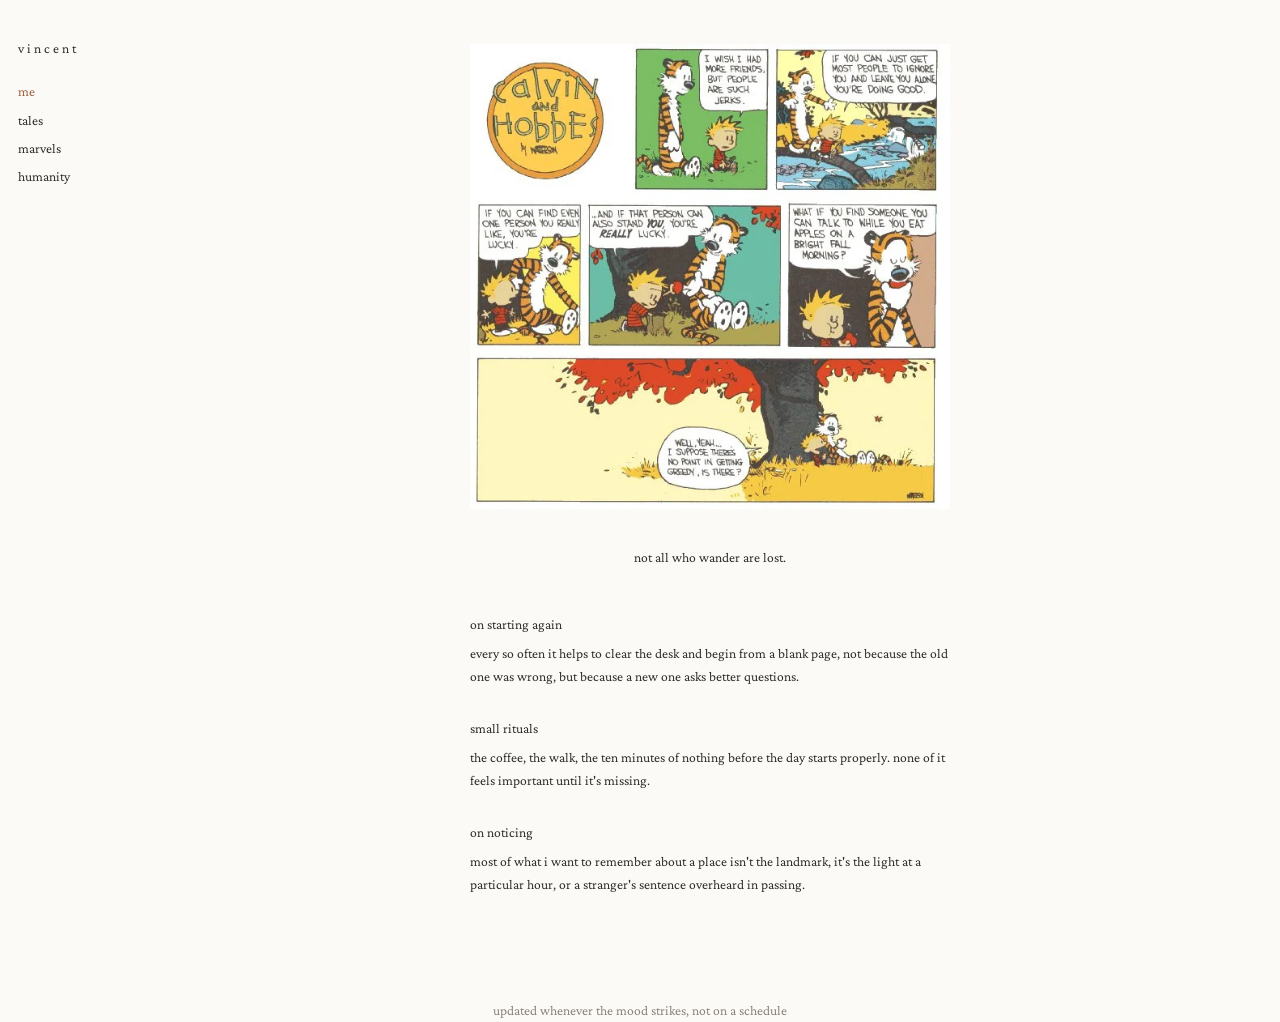
<file: index.html>
<!DOCTYPE html>
<html lang="en">
<head>
<meta charset="UTF-8">
<meta name="viewport" content="width=device-width, initial-scale=1">
<title>v i n c e n t</title>
<link rel="stylesheet" href="style.css">
</head>
<body>
<div class="wrapper">

  <aside class="sidebar">
    <div class="name">v i n c e n t</div>
    <nav>
      <a href="index.html" class="active">me</a>
      <a href="tales.html">tales</a>
      <a href="marvels.html">marvels</a>
      <a href="humanity.html">humanity</a>
    </nav>
  </aside>

  <main class="main">
    <div class="content">

<div class="cover">
  <img src="jerks.jpg" alt="">
</div>

      <p class="quote" id="quote"></p>

      <div class="thoughts">
        <div class="thought">
          <h2>on starting again</h2>
          <p>every so often it helps to clear the desk and begin from a blank page, not because the old one was wrong, but because a new one asks better questions.</p>
        </div>
        <div class="thought">
          <h2>small rituals</h2>
          <p>the coffee, the walk, the ten minutes of nothing before the day starts properly. none of it feels important until it's missing.</p>
        </div>
        <div class="thought">
          <h2>on noticing</h2>
          <p>most of what i want to remember about a place isn't the landmark, it's the light at a particular hour, or a stranger's sentence overheard in passing.</p>
        </div>
      </div>

    </div>
  </main>

</div>

<footer>updated whenever the mood strikes, not on a schedule</footer>

<script>
  const quotes = [
    "the days are long but the years are short.",
    "not all who wander are lost.",
    "you cannot stay in your corner of the forest waiting for others to come to you.",
    "what we think, we become.",
    "in the middle of difficulty lies opportunity.",
    "the unexamined life is not worth living."
  ];
  document.getElementById('quote').textContent =
    quotes[Math.floor(Math.random() * quotes.length)];
</script>
</body>
</html>
</file>
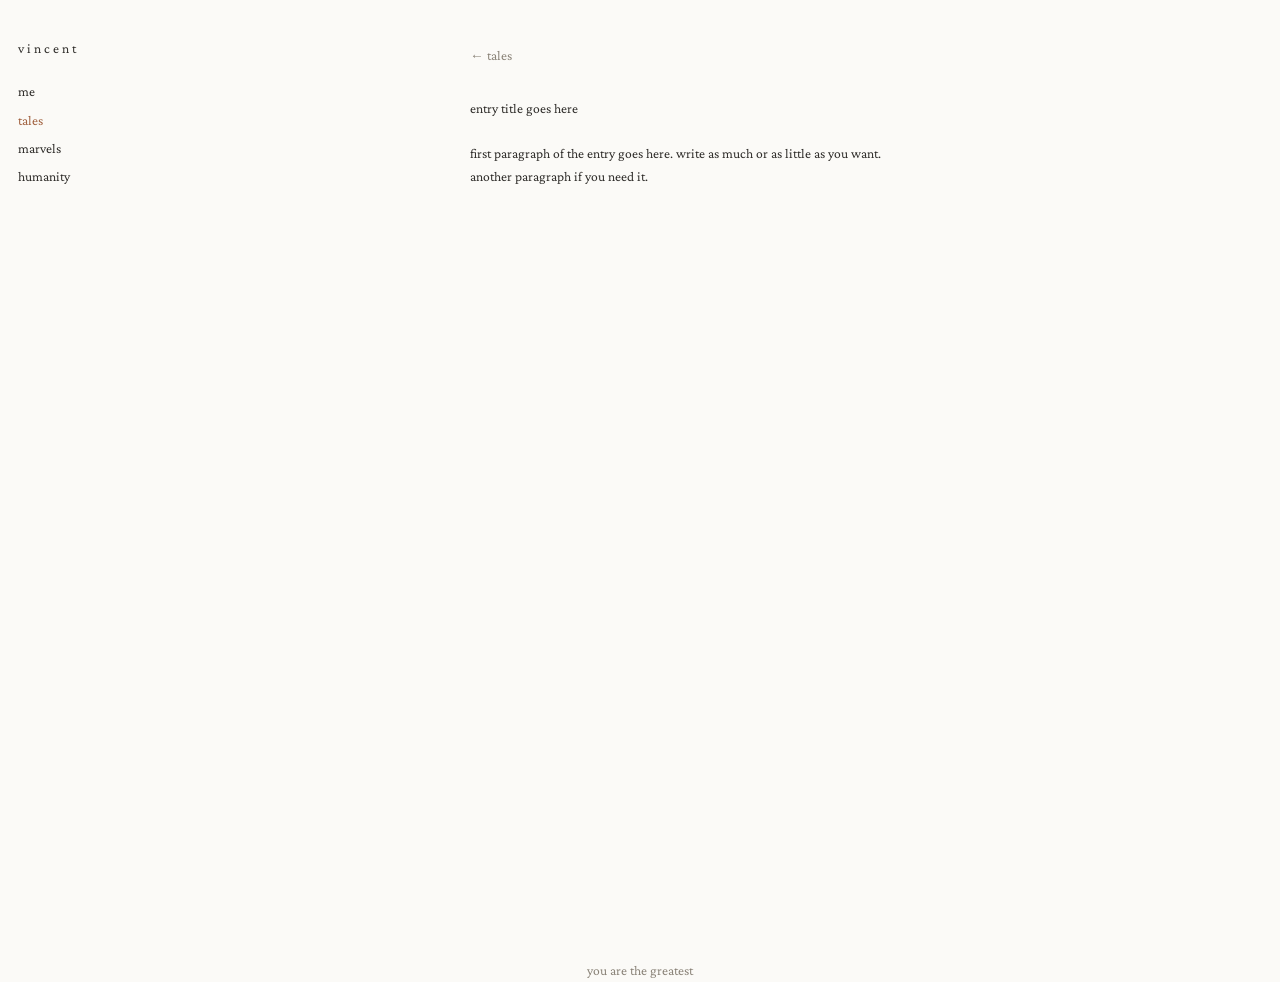
<file: _template.html>
<!DOCTYPE html>
<html lang="en">
<head>
<meta charset="UTF-8">
<meta name="viewport" content="width=device-width, initial-scale=1">
<title>entry title</title>
<link rel="stylesheet" href="../style.css">
</head>
<body>
<div class="wrapper">

  <aside class="sidebar">
    <div class="name">v i n c e n t</div>
    <nav>
      <a href="../index.html">me</a>
      <a href="../tales.html" class="active">tales</a>
      <a href="../marvels.html">marvels</a>
      <a href="../humanity.html">humanity</a>
    </nav>
  </aside>

  <main class="main">
    <div class="content">
      <a href="../tales.html" class="back-link">← tales</a>
      <h1 class="page-title">entry title goes here</h1>
      <p>first paragraph of the entry goes here. write as much or as little as you want.</p>
      <p>another paragraph if you need it.</p>
    </div>
  </main>

</div>

<footer>you are the greatest</footer>
</body>
</html>
</file>
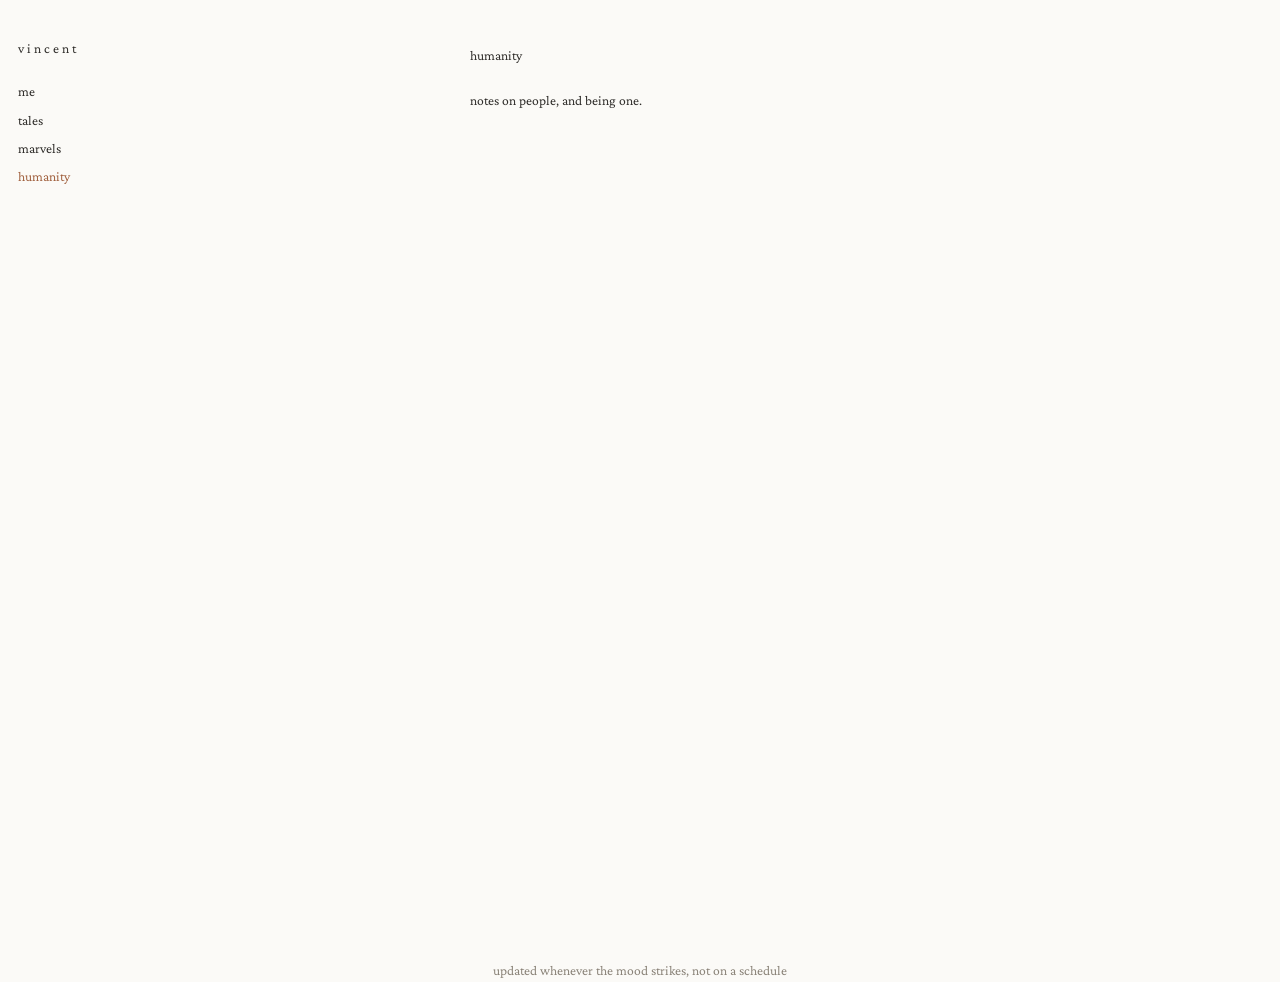
<file: humanity.html>
<!DOCTYPE html>
<html lang="en">
<head>
<meta charset="UTF-8">
<meta name="viewport" content="width=device-width, initial-scale=1">
<title>humanity</title>
<link rel="stylesheet" href="style.css">
</head>
<body>
<div class="wrapper">

  <aside class="sidebar">
    <div class="name">v i n c e n t</div>
    <nav>
      <a href="index.html">me</a>
      <a href="tales.html">tales</a>
      <a href="marvels.html">marvels</a>
      <a href="humanity.html" class="active">humanity</a>
    </nav>
  </aside>

  <main class="main">
    <div class="content">
      <h1 class="page-title">humanity</h1>
      <p>notes on people, and being one.</p>
    </div>
  </main>

</div>

<footer>updated whenever the mood strikes, not on a schedule</footer>
</body>
</html>
</file>
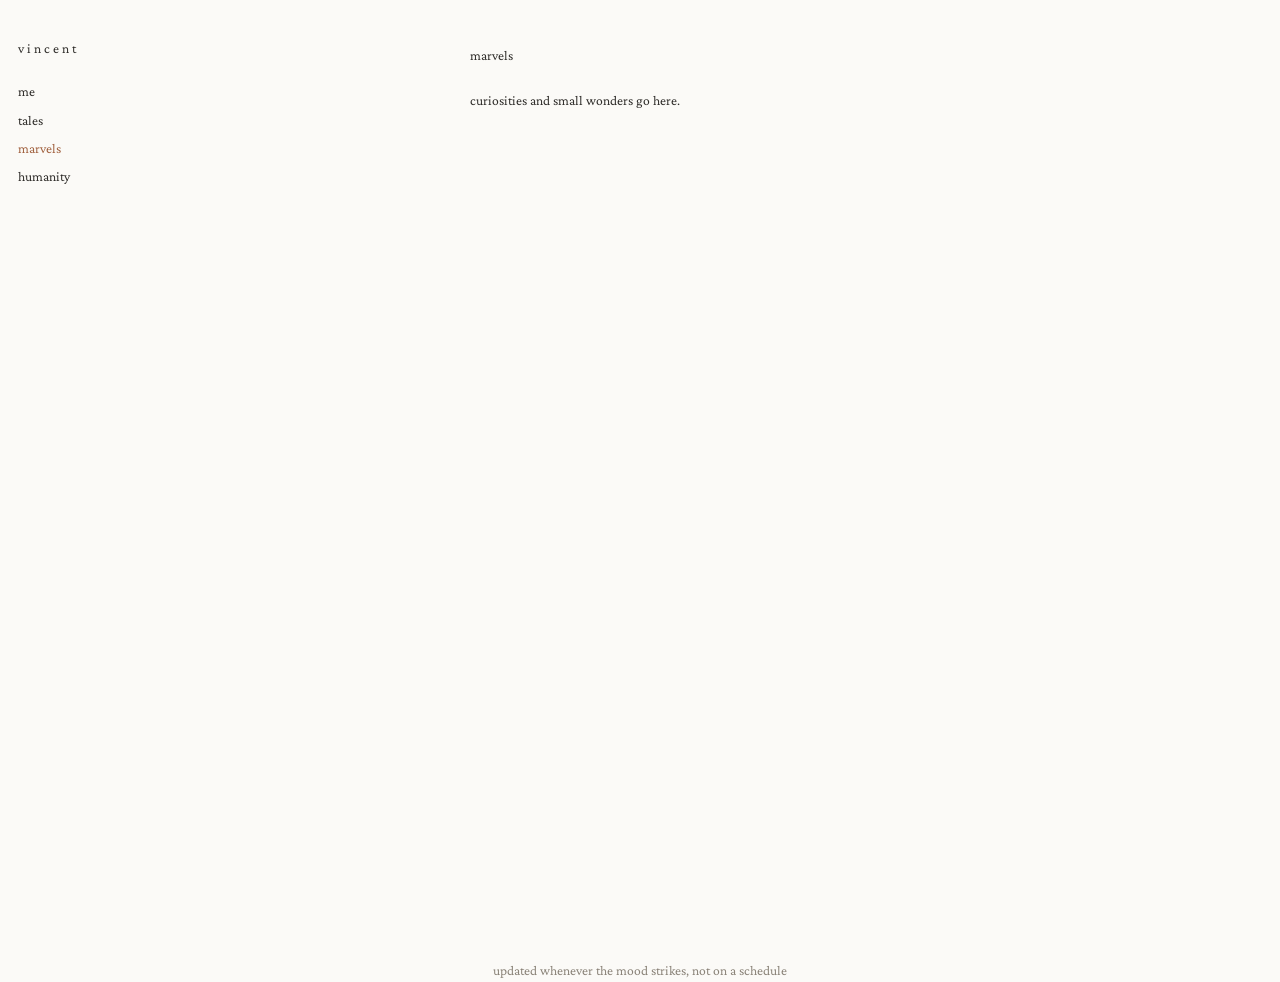
<file: marvels.html>
<!DOCTYPE html>
<html lang="en">
<head>
<meta charset="UTF-8">
<meta name="viewport" content="width=device-width, initial-scale=1">
<title>marvels!</title>
<link rel="stylesheet" href="style.css">
</head>
<body>
<div class="wrapper">

  <aside class="sidebar">
    <div class="name">v i n c e n t</div>
    <nav>
      <a href="index.html">me</a>
      <a href="tales.html">tales</a>
      <a href="marvels.html" class="active">marvels</a>
      <a href="humanity.html">humanity</a>
    </nav>
  </aside>

  <main class="main">
    <div class="content">
      <h1 class="page-title">marvels</h1>
      <p>curiosities and small wonders go here.</p>
    </div>
  </main>

</div>

<footer>updated whenever the mood strikes, not on a schedule</footer>
</body>
</html>
</file>
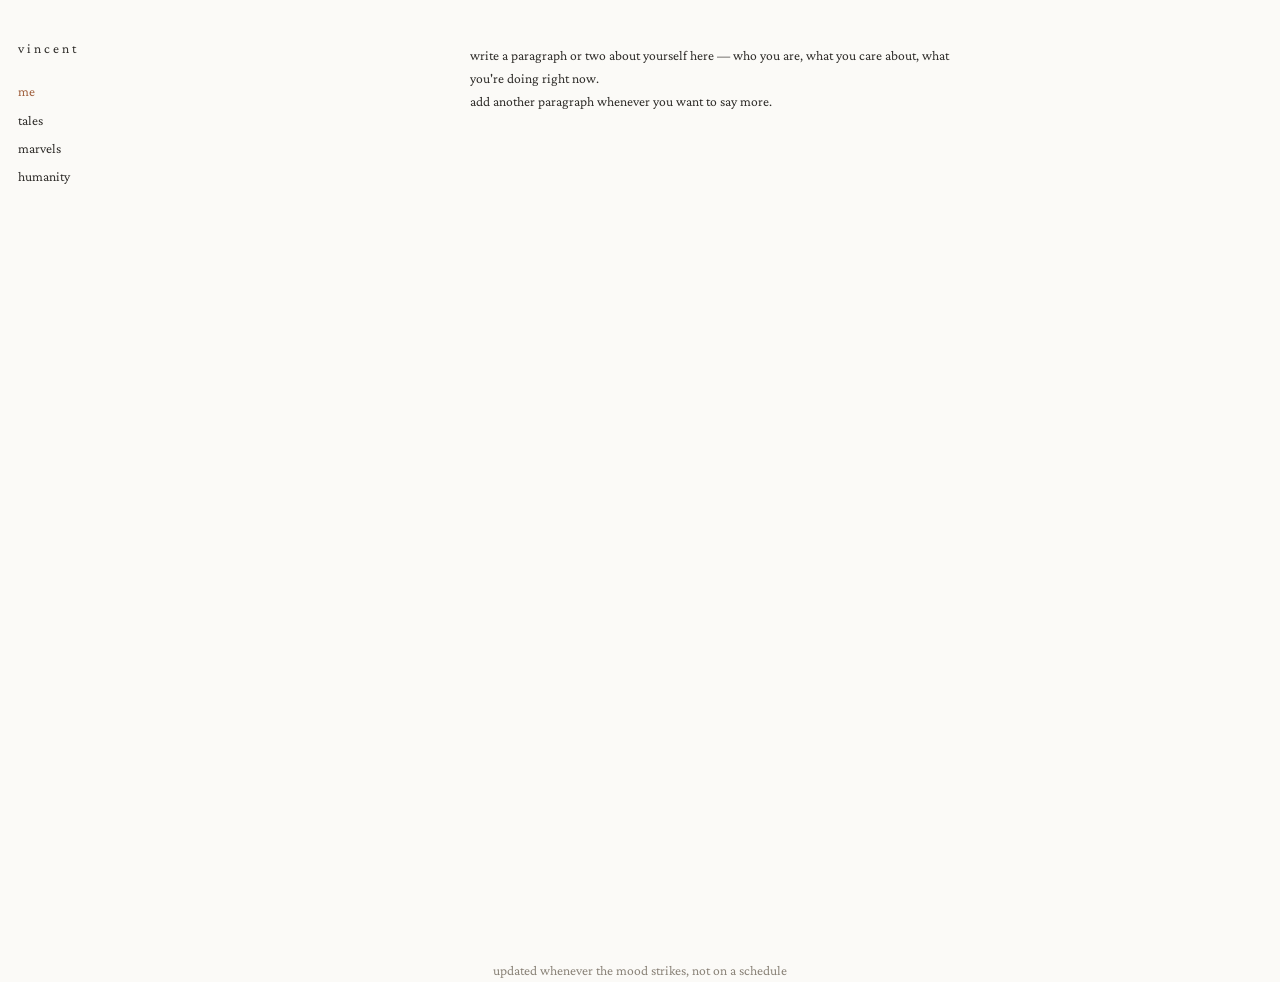
<file: me.html>
<!DOCTYPE html>
<html lang="en">
<head>
<meta charset="UTF-8">
<meta name="viewport" content="width=device-width, initial-scale=1">
<title>me</title>
<link rel="stylesheet" href="style.css">
</head>
<body>
<div class="wrapper">

  <aside class="sidebar">
    <div class="name">v i n c e n t</div>
    <nav>
      <a href="me.html" class="active">me</a>
      <a href="tales.html">tales</a>
      <a href="marvels.html">marvels</a>
      <a href="humanity.html">humanity</a>
    </nav>
  </aside>

  <main class="main">
    <div class="content">
      <p>write a paragraph or two about yourself here — who you are, what you care about, what you're doing right now.</p>
      <p>add another paragraph whenever you want to say more.</p>
    </div>
  </main>

</div>

<footer>updated whenever the mood strikes, not on a schedule</footer>
</body>
</html>
</file>
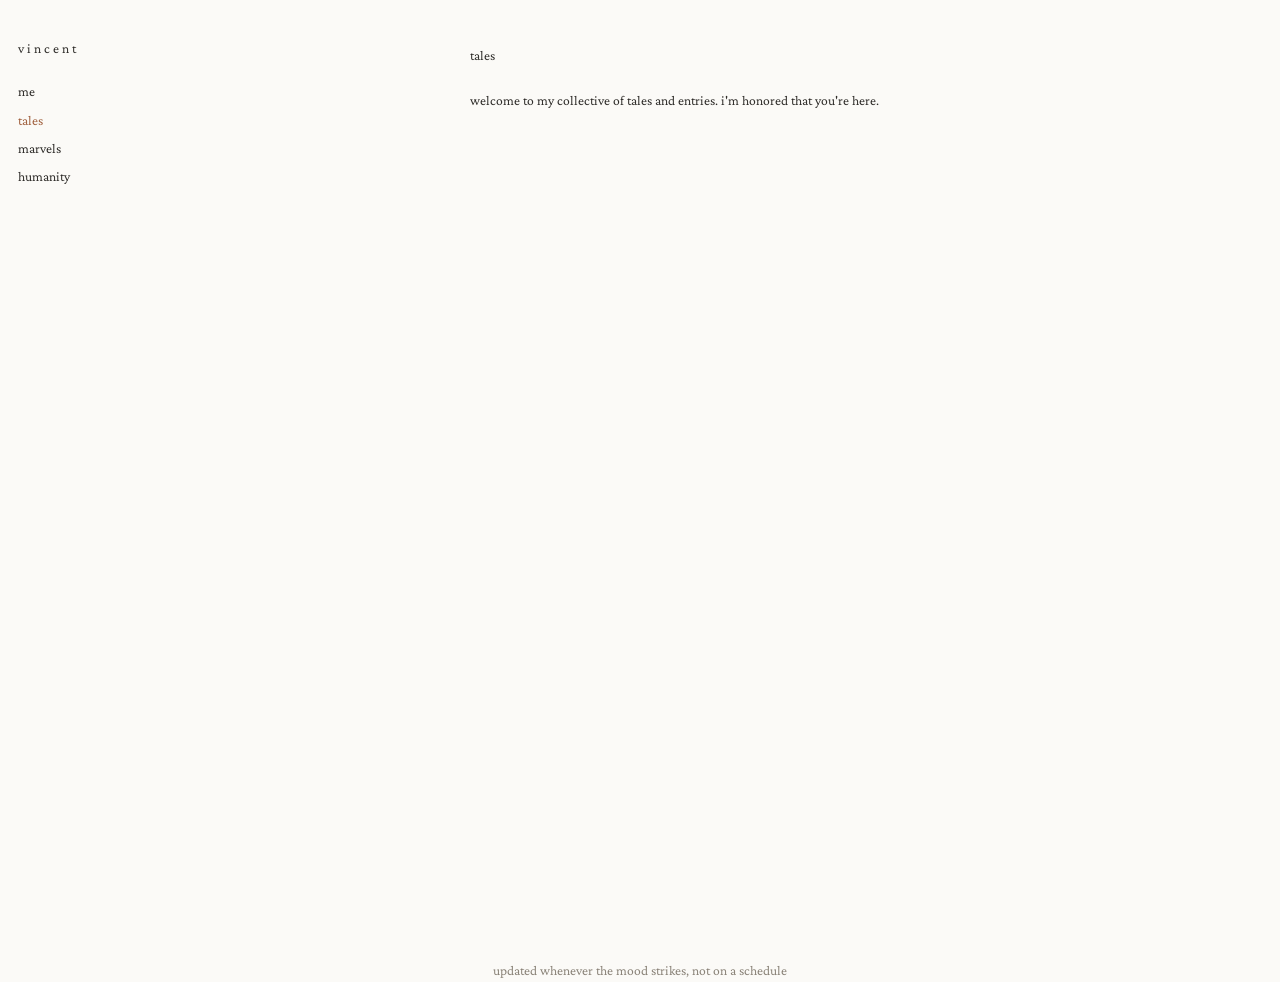
<file: tales.html>
<!DOCTYPE html>
<html lang="en">
<head>
<meta charset="UTF-8">
<meta name="viewport" content="width=device-width, initial-scale=1">
<title>tales</title>
<link rel="stylesheet" href="style.css">
</head>
<body>
<div class="wrapper">

  <aside class="sidebar">
    <div class="name">v i n c e n t</div>
    <nav>
      <a href="index.html">me</a>
      <a href="tales.html" class="active">tales</a>
      <a href="marvels.html">marvels</a>
      <a href="humanity.html">humanity</a>
    </nav>
  </aside>

  <main class="main">
    <div class="content">
      <h1 class="page-title">tales</h1>
      <p>Welcome to my collective of tales and entries. I'm honored that you're here.</p>
    </div>
  </main>

</div>

<footer>updated whenever the mood strikes, not on a schedule</footer>
</body>
</html>
</file>
<file: style.css>
@import url('https://fonts.googleapis.com/css2?family=Crimson+Pro:wght@400&display=swap');

:root {
  --bg: #fbfaf7;
  --text: #2f2d2a;
  --accent: #a1613f;
  --muted: #8a8378;
}

* {
  box-sizing: border-box;
  font-weight: 400 !important;
}

html, body {
  margin: 0;
  padding: 0;
  background: var(--bg);
  color: var(--text);
  font-family: 'Crimson Pro', serif;
  font-size: 0.92rem;
  line-height: 1.7;
  text-transform: lowercase;
}

h1, h2, h3, p, a, nav, li, span, footer {
  font-size: inherit;
  font-weight: inherit;
  text-transform: inherit;
  margin: 0;
}

a {
  color: inherit;
  text-decoration: none;
}

.wrapper {
  display: flex;
  min-height: 100vh;
}

/* left sidebar: slim, fixed, pinned to the far left, left-aligned */
.sidebar {
  width: 140px;
  flex-shrink: 0;
  padding: 2.5rem 1.25rem 2rem;
  position: sticky;
  top: 0;
  height: 100vh;
  display: flex;
  flex-direction: column;
  align-items: flex-start;
  text-align: left;
}

.sidebar .name {
  margin-bottom: 1.4rem;
}

.sidebar nav {
  display: flex;
  flex-direction: column;
  gap: 0.35rem;
}

.sidebar nav a:hover,
.sidebar nav a.active {
  color: var(--accent);
}

/* right column: centered within remaining space, not the whole page */
.main {
  flex: 1;
  display: flex;
  justify-content: center;
  padding: 3rem 1.5rem;
}

.content {
  width: 100%;
  max-width: 480px;
}

/* homepage cover placeholder */
.cover {
  width: 100%;
  margin-bottom: 2.5rem;
}

.cover:empty,
.cover:not(:has(img)) {
  aspect-ratio: 3 / 2;
  background: #f0ede6;
  color: var(--muted);
  display: flex;
  align-items: center;
  justify-content: center;
}

.cover img {
  width: 100%;
  height: auto;
  display: block;
}

.quote {
  text-align: center;
  margin-bottom: 3rem;
}

.thoughts {
  display: flex;
  flex-direction: column;
  gap: 2rem;
}

.thought h2 {
  margin-bottom: 0.4rem;
}

.thought p {
  color: var(--text);
}

.page-title {
  margin-bottom: 1.5rem;
}

.entry-list {
  display: flex;
  flex-direction: column;
  gap: 0.6rem;
}

.entry-list a:hover {
  color: var(--accent);
}

.back-link {
  display: inline-block;
  color: var(--muted);
  margin-bottom: 2rem;
}

.back-link:hover {
  color: var(--accent);
}

footer {
  margin-top: 4rem;
  text-align: center;
  color: var(--muted);
}
</file>
